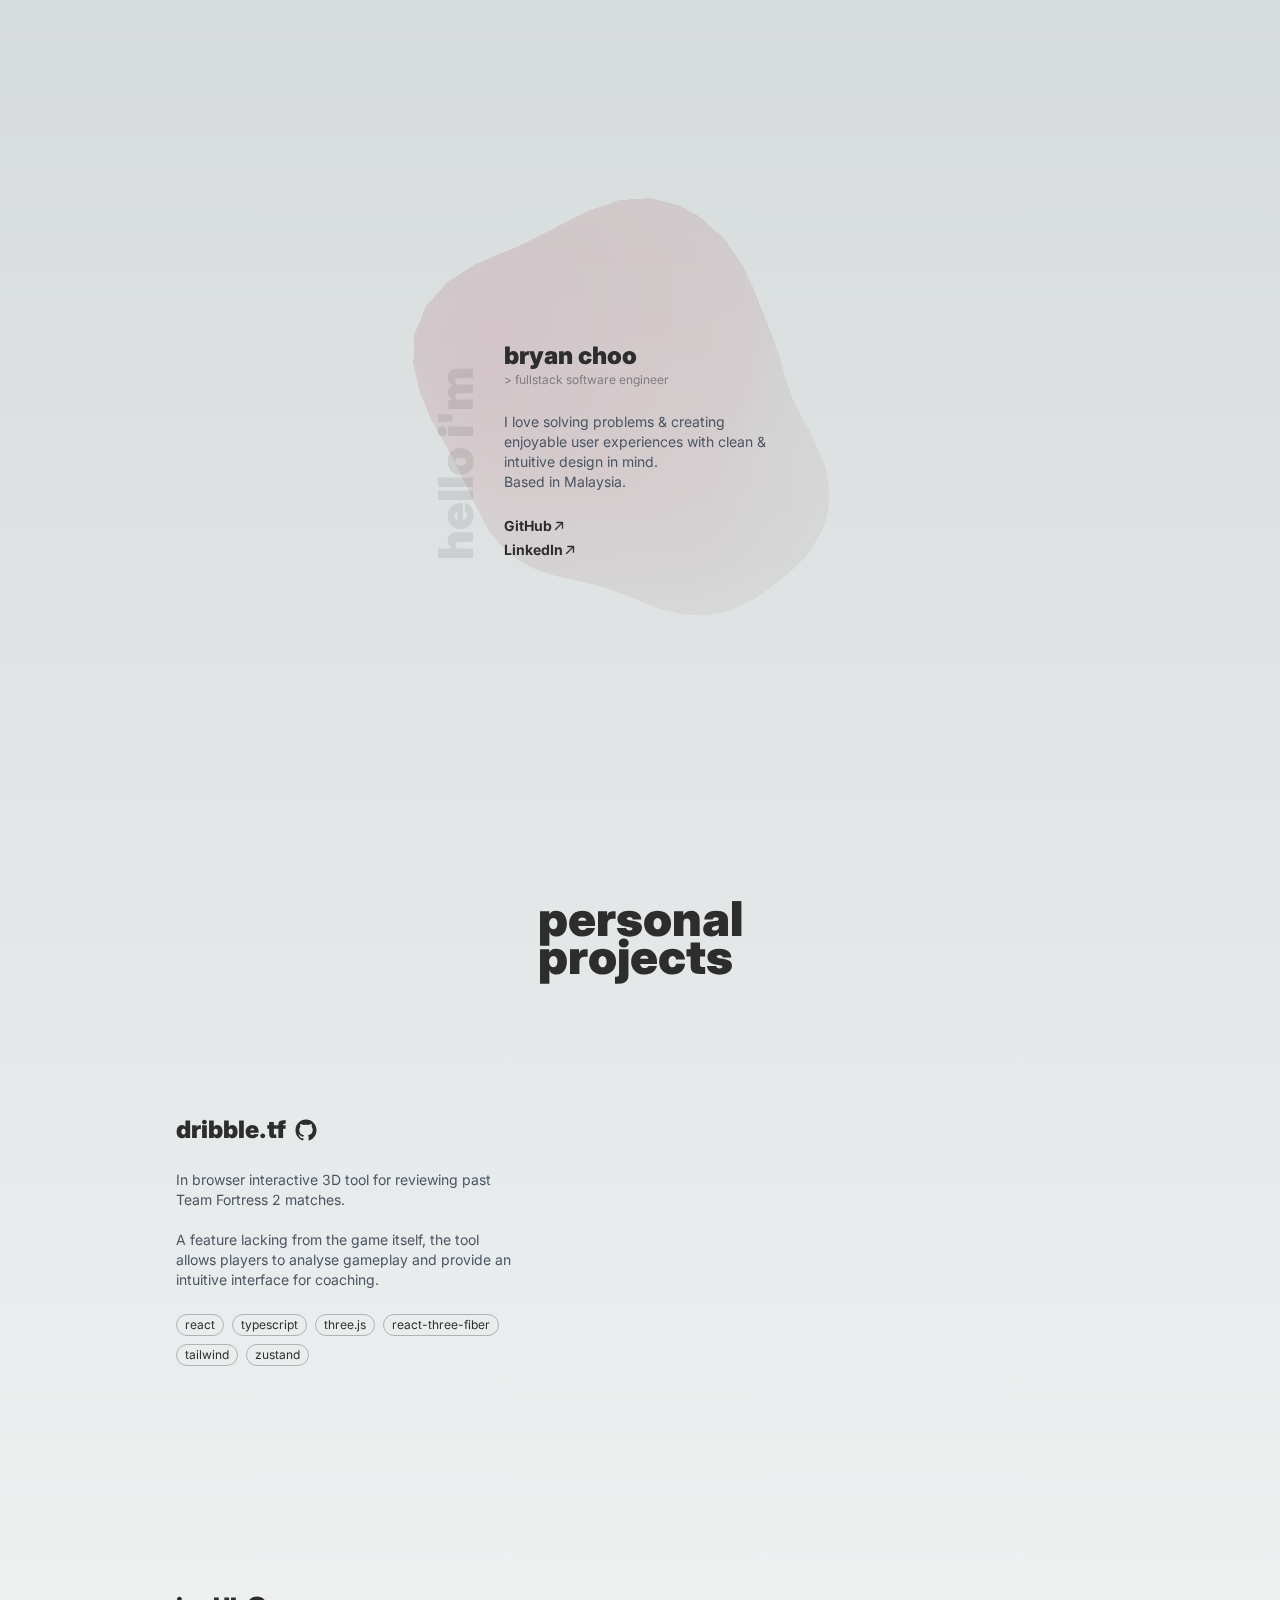
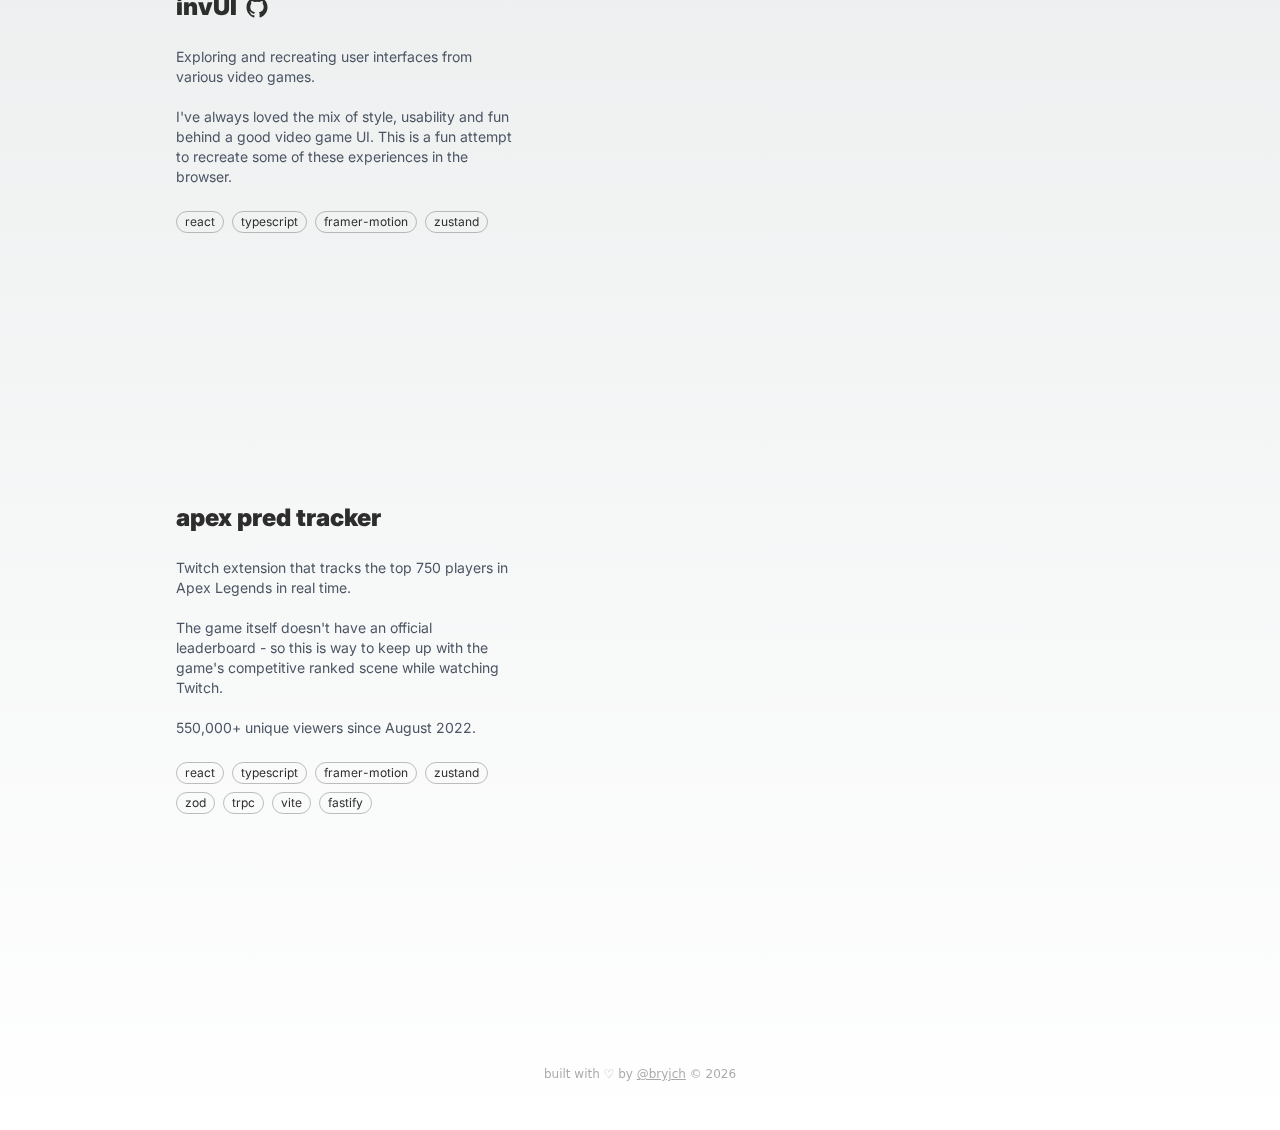
<file: index.html>
<!doctype html>
<html lang="en">
  <head>
    <meta charset="UTF-8" />
    <meta name="viewport" content="width=device-width, initial-scale=1.0" />
    <title>portfolio / bryan choo</title>
    <meta
      name="description"
      content="I love solving problems & creating enjoyable user experiences with clean & intuitive design in mind."
    />
    <link rel="icon" href="/favicon.ico" />
    <link rel="preconnect" href="https://fonts.googleapis.com" />
    <link rel="preconnect" href="https://fonts.gstatic.com" crossorigin />
    <script type="module" crossorigin src="/assets/index-D8dMkdCR.js"></script>
    <link rel="stylesheet" crossorigin href="/assets/index-DxkM-tl2.css">
  </head>
  <body>
    <div id="root"></div>
  </body>
</html>
</file>
<file: assets/index-DxkM-tl2.css>
@import"https://fonts.googleapis.com/css2?family=Inter:wght@100..900&display=swap";@import"https://fonts.googleapis.com/css2?family=Fraunces:ital,opsz,wght@0,9..144,100..900;1,9..144,100..900&display=swap";.sparkle{--pixel-size: .2em;animation-name:sparkle;animation-duration:5s;animation-iteration-count:infinite;height:var(--pixel-size);width:var(--pixel-size);top:calc(var(--pixel-size) * -5.5);left:calc(var(--pixel-size) * -5.5)}@keyframes sparkle{0%,12.5%{box-shadow:calc(var(--pixel-size) * 5) calc(var(--pixel-size) * 5) 0 0}12.51%,25%{box-shadow:calc(var(--pixel-size) * 5) calc(var(--pixel-size) * 4) 0 0,calc(var(--pixel-size) * 4) calc(var(--pixel-size) * 5) 0 0,calc(var(--pixel-size) * 5) calc(var(--pixel-size) * 5) 0 0,calc(var(--pixel-size) * 6) calc(var(--pixel-size) * 5) 0 0,calc(var(--pixel-size) * 5) calc(var(--pixel-size) * 6) 0 0}25.01%,37.5%{box-shadow:calc(var(--pixel-size) * 5) calc(var(--pixel-size) * 3) 0 0,calc(var(--pixel-size) * 5) calc(var(--pixel-size) * 4) 0 0,calc(var(--pixel-size) * 3) calc(var(--pixel-size) * 5) 0 0,calc(var(--pixel-size) * 4) calc(var(--pixel-size) * 5) 0 0,calc(var(--pixel-size) * 5) calc(var(--pixel-size) * 5) 0 0,calc(var(--pixel-size) * 6) calc(var(--pixel-size) * 5) 0 0,calc(var(--pixel-size) * 7) calc(var(--pixel-size) * 5) 0 0,calc(var(--pixel-size) * 5) calc(var(--pixel-size) * 6) 0 0,calc(var(--pixel-size) * 5) calc(var(--pixel-size) * 7) 0 0}37.51%,50%{box-shadow:calc(var(--pixel-size) * 5) calc(var(--pixel-size) * 1) 0 0,calc(var(--pixel-size) * 5) calc(var(--pixel-size) * 3) 0 0,calc(var(--pixel-size) * 5) calc(var(--pixel-size) * 4) 0 0,calc(var(--pixel-size) * 1) calc(var(--pixel-size) * 5) 0 0,calc(var(--pixel-size) * 3) calc(var(--pixel-size) * 5) 0 0,calc(var(--pixel-size) * 4) calc(var(--pixel-size) * 5) 0 0,calc(var(--pixel-size) * 5) calc(var(--pixel-size) * 5) 0 0,calc(var(--pixel-size) * 6) calc(var(--pixel-size) * 5) 0 0,calc(var(--pixel-size) * 7) calc(var(--pixel-size) * 5) 0 0,calc(var(--pixel-size) * 9) calc(var(--pixel-size) * 5) 0 0,calc(var(--pixel-size) * 5) calc(var(--pixel-size) * 6) 0 0,calc(var(--pixel-size) * 5) calc(var(--pixel-size) * 7) 0 0,calc(var(--pixel-size) * 5) calc(var(--pixel-size) * 9) 0 0}50.01%,62.5%{box-shadow:calc(var(--pixel-size) * 5) calc(var(--pixel-size) * 3) 0 0,calc(var(--pixel-size) * 5) calc(var(--pixel-size) * 4) 0 0,calc(var(--pixel-size) * 3) calc(var(--pixel-size) * 5) 0 0,calc(var(--pixel-size) * 4) calc(var(--pixel-size) * 5) 0 0,calc(var(--pixel-size) * 5) calc(var(--pixel-size) * 5) 0 0,calc(var(--pixel-size) * 6) calc(var(--pixel-size) * 5) 0 0,calc(var(--pixel-size) * 7) calc(var(--pixel-size) * 5) 0 0,calc(var(--pixel-size) * 5) calc(var(--pixel-size) * 6) 0 0,calc(var(--pixel-size) * 5) calc(var(--pixel-size) * 7) 0 0}62.51%,75%{box-shadow:calc(var(--pixel-size) * 5) calc(var(--pixel-size) * 1) 0 0,calc(var(--pixel-size) * 5) calc(var(--pixel-size) * 3) 0 0,calc(var(--pixel-size) * 5) calc(var(--pixel-size) * 4) 0 0,calc(var(--pixel-size) * 1) calc(var(--pixel-size) * 5) 0 0,calc(var(--pixel-size) * 3) calc(var(--pixel-size) * 5) 0 0,calc(var(--pixel-size) * 4) calc(var(--pixel-size) * 5) 0 0,calc(var(--pixel-size) * 5) calc(var(--pixel-size) * 5) 0 0,calc(var(--pixel-size) * 6) calc(var(--pixel-size) * 5) 0 0,calc(var(--pixel-size) * 7) calc(var(--pixel-size) * 5) 0 0,calc(var(--pixel-size) * 9) calc(var(--pixel-size) * 5) 0 0,calc(var(--pixel-size) * 5) calc(var(--pixel-size) * 6) 0 0,calc(var(--pixel-size) * 5) calc(var(--pixel-size) * 7) 0 0,calc(var(--pixel-size) * 5) calc(var(--pixel-size) * 9) 0 0}75.01%,87.5%{box-shadow:calc(var(--pixel-size) * 5) calc(var(--pixel-size) * 3) 0 0,calc(var(--pixel-size) * 5) calc(var(--pixel-size) * 4) 0 0,calc(var(--pixel-size) * 3) calc(var(--pixel-size) * 5) 0 0,calc(var(--pixel-size) * 4) calc(var(--pixel-size) * 5) 0 0,calc(var(--pixel-size) * 5) calc(var(--pixel-size) * 5) 0 0,calc(var(--pixel-size) * 6) calc(var(--pixel-size) * 5) 0 0,calc(var(--pixel-size) * 7) calc(var(--pixel-size) * 5) 0 0,calc(var(--pixel-size) * 5) calc(var(--pixel-size) * 6) 0 0,calc(var(--pixel-size) * 5) calc(var(--pixel-size) * 7) 0 0}87.51%,to{box-shadow:calc(var(--pixel-size) * 5) calc(var(--pixel-size) * 4) 0 0,calc(var(--pixel-size) * 4) calc(var(--pixel-size) * 5) 0 0,calc(var(--pixel-size) * 5) calc(var(--pixel-size) * 5) 0 0,calc(var(--pixel-size) * 6) calc(var(--pixel-size) * 5) 0 0,calc(var(--pixel-size) * 5) calc(var(--pixel-size) * 6) 0 0}}*,:before,:after{box-sizing:border-box;border-width:0;border-style:solid;border-color:#e5e7eb}:before,:after{--tw-content: ""}html,:host{line-height:1.5;-webkit-text-size-adjust:100%;-moz-tab-size:4;-o-tab-size:4;tab-size:4;font-family:ui-sans-serif,system-ui,sans-serif,"Apple Color Emoji","Segoe UI Emoji",Segoe UI Symbol,"Noto Color Emoji";font-feature-settings:normal;font-variation-settings:normal;-webkit-tap-highlight-color:transparent}body{margin:0;line-height:inherit}hr{height:0;color:inherit;border-top-width:1px}abbr:where([title]){-webkit-text-decoration:underline dotted;text-decoration:underline dotted}h1,h2,h3,h4,h5,h6{font-size:inherit;font-weight:inherit}a{color:inherit;text-decoration:inherit}b,strong{font-weight:bolder}code,kbd,samp,pre{font-family:ui-monospace,SFMono-Regular,Menlo,Monaco,Consolas,Liberation Mono,Courier New,monospace;font-feature-settings:normal;font-variation-settings:normal;font-size:1em}small{font-size:80%}sub,sup{font-size:75%;line-height:0;position:relative;vertical-align:baseline}sub{bottom:-.25em}sup{top:-.5em}table{text-indent:0;border-color:inherit;border-collapse:collapse}button,input,optgroup,select,textarea{font-family:inherit;font-feature-settings:inherit;font-variation-settings:inherit;font-size:100%;font-weight:inherit;line-height:inherit;color:inherit;margin:0;padding:0}button,select{text-transform:none}button,[type=button],[type=reset],[type=submit]{-webkit-appearance:button;background-color:transparent;background-image:none}:-moz-focusring{outline:auto}:-moz-ui-invalid{box-shadow:none}progress{vertical-align:baseline}::-webkit-inner-spin-button,::-webkit-outer-spin-button{height:auto}[type=search]{-webkit-appearance:textfield;outline-offset:-2px}::-webkit-search-decoration{-webkit-appearance:none}::-webkit-file-upload-button{-webkit-appearance:button;font:inherit}summary{display:list-item}blockquote,dl,dd,h1,h2,h3,h4,h5,h6,hr,figure,p,pre{margin:0}fieldset{margin:0;padding:0}legend{padding:0}ol,ul,menu{list-style:none;margin:0;padding:0}dialog{padding:0}textarea{resize:vertical}input::-moz-placeholder,textarea::-moz-placeholder{opacity:1;color:#9ca3af}input::placeholder,textarea::placeholder{opacity:1;color:#9ca3af}button,[role=button]{cursor:pointer}:disabled{cursor:default}img,svg,video,canvas,audio,iframe,embed,object{display:block;vertical-align:middle}img,video{max-width:100%;height:auto}[hidden]{display:none}*,:before,:after{--tw-border-spacing-x: 0;--tw-border-spacing-y: 0;--tw-translate-x: 0;--tw-translate-y: 0;--tw-rotate: 0;--tw-skew-x: 0;--tw-skew-y: 0;--tw-scale-x: 1;--tw-scale-y: 1;--tw-pan-x: ;--tw-pan-y: ;--tw-pinch-zoom: ;--tw-scroll-snap-strictness: proximity;--tw-gradient-from-position: ;--tw-gradient-via-position: ;--tw-gradient-to-position: ;--tw-ordinal: ;--tw-slashed-zero: ;--tw-numeric-figure: ;--tw-numeric-spacing: ;--tw-numeric-fraction: ;--tw-ring-inset: ;--tw-ring-offset-width: 0px;--tw-ring-offset-color: #fff;--tw-ring-color: rgb(59 130 246 / .5);--tw-ring-offset-shadow: 0 0 #0000;--tw-ring-shadow: 0 0 #0000;--tw-shadow: 0 0 #0000;--tw-shadow-colored: 0 0 #0000;--tw-blur: ;--tw-brightness: ;--tw-contrast: ;--tw-grayscale: ;--tw-hue-rotate: ;--tw-invert: ;--tw-saturate: ;--tw-sepia: ;--tw-drop-shadow: ;--tw-backdrop-blur: ;--tw-backdrop-brightness: ;--tw-backdrop-contrast: ;--tw-backdrop-grayscale: ;--tw-backdrop-hue-rotate: ;--tw-backdrop-invert: ;--tw-backdrop-opacity: ;--tw-backdrop-saturate: ;--tw-backdrop-sepia: }::backdrop{--tw-border-spacing-x: 0;--tw-border-spacing-y: 0;--tw-translate-x: 0;--tw-translate-y: 0;--tw-rotate: 0;--tw-skew-x: 0;--tw-skew-y: 0;--tw-scale-x: 1;--tw-scale-y: 1;--tw-pan-x: ;--tw-pan-y: ;--tw-pinch-zoom: ;--tw-scroll-snap-strictness: proximity;--tw-gradient-from-position: ;--tw-gradient-via-position: ;--tw-gradient-to-position: ;--tw-ordinal: ;--tw-slashed-zero: ;--tw-numeric-figure: ;--tw-numeric-spacing: ;--tw-numeric-fraction: ;--tw-ring-inset: ;--tw-ring-offset-width: 0px;--tw-ring-offset-color: #fff;--tw-ring-color: rgb(59 130 246 / .5);--tw-ring-offset-shadow: 0 0 #0000;--tw-ring-shadow: 0 0 #0000;--tw-shadow: 0 0 #0000;--tw-shadow-colored: 0 0 #0000;--tw-blur: ;--tw-brightness: ;--tw-contrast: ;--tw-grayscale: ;--tw-hue-rotate: ;--tw-invert: ;--tw-saturate: ;--tw-sepia: ;--tw-drop-shadow: ;--tw-backdrop-blur: ;--tw-backdrop-brightness: ;--tw-backdrop-contrast: ;--tw-backdrop-grayscale: ;--tw-backdrop-hue-rotate: ;--tw-backdrop-invert: ;--tw-backdrop-opacity: ;--tw-backdrop-saturate: ;--tw-backdrop-sepia: }.pointer-events-none{pointer-events:none}.pointer-events-auto{pointer-events:auto}.visible{visibility:visible}.fixed{position:fixed}.absolute{position:absolute}.relative{position:relative}.inset-0{top:0;right:0;bottom:0;left:0}.bottom-0{bottom:0}.left-0{left:0}.left-1\/2{left:50%}.right-0{right:0}.top-1{top:.25rem}.top-1\/2{top:50%}.top-3{top:.75rem}.mx-2{margin-left:.5rem;margin-right:.5rem}.mx-auto{margin-left:auto;margin-right:auto}.my-28{margin-top:7rem;margin-bottom:7rem}.-mb-4{margin-bottom:-1rem}.-mr-5{margin-right:-1.25rem}.mb-6{margin-bottom:1.5rem}.ml-2{margin-left:.5rem}.ml-4{margin-left:1rem}.ml-auto{margin-left:auto}.mr-4{margin-right:1rem}.mt-16{margin-top:4rem}.inline-block{display:inline-block}.flex{display:flex}.inline-flex{display:inline-flex}.grid{display:grid}.hidden{display:none}.h-2{height:.5rem}.h-3{height:.75rem}.h-8{height:2rem}.h-\[1px\]{height:1px}.h-\[90vh\]{height:90vh}.h-full{height:100%}.h-screen{height:100vh}.min-h-screen{min-height:100vh}.w-2{width:.5rem}.w-3{width:.75rem}.w-8{width:2rem}.w-full{width:100%}.w-screen{width:100vw}.max-w-\[20em\]{max-width:20em}.max-w-lg{max-width:32rem}.max-w-none{max-width:none}.max-w-screen-lg{max-width:1024px}.max-w-sm{max-width:24rem}.flex-1{flex:1 1 0%}.flex-shrink-0{flex-shrink:0}.basis-5\/12{flex-basis:41.666667%}.basis-7\/12{flex-basis:58.333333%}.origin-bottom-left{transform-origin:bottom left}.-translate-x-2{--tw-translate-x: -.5rem;transform:translate(var(--tw-translate-x),var(--tw-translate-y)) rotate(var(--tw-rotate)) skew(var(--tw-skew-x)) skewY(var(--tw-skew-y)) scaleX(var(--tw-scale-x)) scaleY(var(--tw-scale-y))}.-translate-x-\[50\%\]{--tw-translate-x: -50%;transform:translate(var(--tw-translate-x),var(--tw-translate-y)) rotate(var(--tw-rotate)) skew(var(--tw-skew-x)) skewY(var(--tw-skew-y)) scaleX(var(--tw-scale-x)) scaleY(var(--tw-scale-y))}.-translate-y-\[50\%\]{--tw-translate-y: -50%;transform:translate(var(--tw-translate-x),var(--tw-translate-y)) rotate(var(--tw-rotate)) skew(var(--tw-skew-x)) skewY(var(--tw-skew-y)) scaleX(var(--tw-scale-x)) scaleY(var(--tw-scale-y))}.-rotate-90{--tw-rotate: -90deg;transform:translate(var(--tw-translate-x),var(--tw-translate-y)) rotate(var(--tw-rotate)) skew(var(--tw-skew-x)) skewY(var(--tw-skew-y)) scaleX(var(--tw-scale-x)) scaleY(var(--tw-scale-y))}.scale-90{--tw-scale-x: .9;--tw-scale-y: .9;transform:translate(var(--tw-translate-x),var(--tw-translate-y)) rotate(var(--tw-rotate)) skew(var(--tw-skew-x)) skewY(var(--tw-skew-y)) scaleX(var(--tw-scale-x)) scaleY(var(--tw-scale-y))}.transform{transform:translate(var(--tw-translate-x),var(--tw-translate-y)) rotate(var(--tw-rotate)) skew(var(--tw-skew-x)) skewY(var(--tw-skew-y)) scaleX(var(--tw-scale-x)) scaleY(var(--tw-scale-y))}@keyframes droplet{0%{opacity:0;transform:translateY(-.5rem)}33%{opacity:1;transform:translateY(0)}to{opacity:0;transform:translateY(.5rem)}}.animate-droplet{animation:droplet 2s ease-in-out infinite}@keyframes float{0%{transform:translateY(0)}33%{transform:translateY(.15rem)}66%{transform:translateY(-.15rem)}to{transform:translateY(0)}}.animate-float{animation:float 3s ease-in-out infinite}@keyframes rock{0%{transform:rotate(0)}33%{transform:rotate(10deg)}66%{transform:rotate(-10deg)}to{transform:rotate(0)}}.animate-rock{animation:rock 1s ease-in-out infinite}@keyframes spook{0%{transform:scale(1) translateY(0)}50%{transform:scale(1.05) translateY(-.5rem)}to{transform:scale(1) translateY(0)}}.animate-spook{animation:spook .3s ease-in-out 1}@keyframes wiggle{0%,to{transform:rotate(-3deg)}50%{transform:rotate(3deg)}}.animate-wiggle{animation:wiggle 1s ease-in-out infinite}.cursor-default{cursor:default}.select-none{-webkit-user-select:none;-moz-user-select:none;user-select:none}.grid-cols-2{grid-template-columns:repeat(2,minmax(0,1fr))}.grid-cols-7{grid-template-columns:repeat(7,minmax(0,1fr))}.flex-row{flex-direction:row}.flex-col{flex-direction:column}.flex-wrap{flex-wrap:wrap}.items-start{align-items:flex-start}.items-end{align-items:flex-end}.items-center{align-items:center}.justify-start{justify-content:flex-start}.justify-center{justify-content:center}.gap-2{gap:.5rem}.gap-4{gap:1rem}.gap-x-8{-moz-column-gap:2rem;column-gap:2rem}.gap-y-3{row-gap:.75rem}.self-start{align-self:flex-start}.overflow-hidden{overflow:hidden}.whitespace-pre-line{white-space:pre-line}.whitespace-pre-wrap{white-space:pre-wrap}.rounded{border-radius:.25rem}.rounded-\[2rem\]{border-radius:2rem}.rounded-full{border-radius:9999px}.border{border-width:1px}.border-b-2{border-bottom-width:2px}.border-dotted{border-style:dotted}.border-pp-text{--tw-border-opacity: 1;border-color:rgb(var(--pp-text-rgb) / var(--tw-border-opacity))}.border-pp-text\/30{border-color:rgb(var(--pp-text-rgb) / .3)}.bg-green-300{--tw-bg-opacity: 1;background-color:rgb(134 239 172 / var(--tw-bg-opacity))}.fill-blue-400{fill:#60a5fa}.p-4{padding:1rem}.p-8{padding:2rem}.px-2{padding-left:.5rem;padding-right:.5rem}.px-6{padding-left:1.5rem;padding-right:1.5rem}.px-8{padding-left:2rem;padding-right:2rem}.py-1{padding-top:.25rem;padding-bottom:.25rem}.py-24{padding-top:6rem;padding-bottom:6rem}.py-4{padding-top:1rem;padding-bottom:1rem}.pb-12{padding-bottom:3rem}.text-center{text-align:center}.text-right{text-align:right}.font-inter{font-family:var(--font-inter)}.text-2xl{font-size:1.5rem;line-height:2rem}.text-3xl{font-size:1.875rem;line-height:2.25rem}.text-5xl{font-size:3rem;line-height:1}.text-\[0\.8em\]{font-size:.8em}.text-\[10vw\]{font-size:10vw}.text-lg{font-size:1.125rem;line-height:1.75rem}.text-sm{font-size:.875rem;line-height:1.25rem}.text-xs{font-size:.75rem;line-height:1rem}.font-black{font-weight:900}.font-bold{font-weight:700}.font-light{font-weight:300}.font-medium{font-weight:500}.leading-\[0\.8em\]{line-height:.8em}.leading-none{line-height:1}.text-pp-accent\/50{color:rgb(var(--pp-accent-rgb) / .5)}.text-pp-text-muted{--tw-text-opacity: 1;color:rgb(var(--pp-text-muted-rgb) / var(--tw-text-opacity))}.text-red-400{--tw-text-opacity: 1;color:rgb(248 113 113 / var(--tw-text-opacity))}.underline{text-decoration-line:underline}.opacity-10{opacity:.1}.opacity-40{opacity:.4}.opacity-50{opacity:.5}.opacity-60{opacity:.6}.opacity-90{opacity:.9}.opacity-\[0\.03\]{opacity:.03}.shadow-lg{--tw-shadow: 0 10px 15px -3px rgb(0 0 0 / .1), 0 4px 6px -4px rgb(0 0 0 / .1);--tw-shadow-colored: 0 10px 15px -3px var(--tw-shadow-color), 0 4px 6px -4px var(--tw-shadow-color);box-shadow:var(--tw-ring-offset-shadow, 0 0 #0000),var(--tw-ring-shadow, 0 0 #0000),var(--tw-shadow)}.transition{transition-property:color,background-color,border-color,text-decoration-color,fill,stroke,opacity,box-shadow,transform,filter,-webkit-backdrop-filter;transition-property:color,background-color,border-color,text-decoration-color,fill,stroke,opacity,box-shadow,transform,filter,backdrop-filter;transition-property:color,background-color,border-color,text-decoration-color,fill,stroke,opacity,box-shadow,transform,filter,backdrop-filter,-webkit-backdrop-filter;transition-timing-function:cubic-bezier(.4,0,.2,1);transition-duration:.15s}.transition-all{transition-property:all;transition-timing-function:cubic-bezier(.4,0,.2,1);transition-duration:.15s}.transition-transform{transition-property:transform;transition-timing-function:cubic-bezier(.4,0,.2,1);transition-duration:.15s}.duration-150{transition-duration:.15s}.duration-300{transition-duration:.3s}.min-h-screen{height:100vh;height:100svh}:root{--background-start-rgb: 214, 219, 220;--background-end-rgb: 255, 255, 255;--pp-accent-rgb: 238 109 121;--pp-text-rgb: 45 45 45;--pp-text-muted-rgb: 75 85 99}@media (prefers-color-scheme: dark){:root{--background-start-rgb: 24, 24, 24;--background-end-rgb: 24, 24, 24;--pp-accent-rgb: 238 109 121;--pp-text-rgb: 255 255 255;--pp-text-muted-rgb: 220 220 220}}body{color:rgb(var(--pp-text-rgb));background:linear-gradient(to bottom,transparent,rgb(var(--background-end-rgb))) rgb(var(--background-start-rgb))}.canvas-container{height:100vh;height:100svh;width:100%}.underline-anchor:hover{color:rgb(var(--pp-accent-rgb))}.underline-anchor:before{content:"";position:absolute;width:100%;height:.2em;border-radius:1em;background-color:rgb(var(--pp-accent-rgb));bottom:0;left:0;transform-origin:right;transform:scaleX(0);transition:transform .3s ease-in-out}.underline-anchor:hover:before{transform-origin:left;transform:scaleX(1)}.font-inter{font-family:Inter,sans-serif}.font-fraunces{font-family:Fraunces,serif}.hover\:scale-\[102\%\]:hover{--tw-scale-x: 102%;--tw-scale-y: 102%;transform:translate(var(--tw-translate-x),var(--tw-translate-y)) rotate(var(--tw-rotate)) skew(var(--tw-skew-x)) skewY(var(--tw-skew-y)) scaleX(var(--tw-scale-x)) scaleY(var(--tw-scale-y))}.hover\:border-pp-accent:hover{--tw-border-opacity: 1;border-color:rgb(var(--pp-accent-rgb) / var(--tw-border-opacity))}.hover\:text-pp-accent:hover{--tw-text-opacity: 1;color:rgb(var(--pp-accent-rgb) / var(--tw-text-opacity))}@media (min-width: 640px){.sm\:h-\[75vh\]{height:75vh}.sm\:flex-row{flex-direction:row}.sm\:self-start{align-self:flex-start}.sm\:self-end{align-self:flex-end}.sm\:py-4{padding-top:1rem;padding-bottom:1rem}}@media (min-width: 768px){.md\:my-40{margin-top:10rem;margin-bottom:10rem}.md\:-mb-8{margin-bottom:-2rem}.md\:block{display:block}.md\:max-w-screen-sm{max-width:640px}.md\:flex-row{flex-direction:row}.md\:flex-col{flex-direction:column}.md\:justify-start{justify-content:flex-start}.md\:justify-end{justify-content:flex-end}.md\:gap-1{gap:.25rem}.md\:rounded-\[4rem\]{border-radius:4rem}.md\:pr-12{padding-right:3rem}.md\:text-left{text-align:left}}@media (min-width: 1024px){.lg\:px-12{padding-left:3rem;padding-right:3rem}}@media (prefers-color-scheme: dark){.dark\:text-yellow-400{--tw-text-opacity: 1;color:rgb(250 204 21 / var(--tw-text-opacity))}.dark\:opacity-60{opacity:.6}.dark\:opacity-80{opacity:.8}}
</file>
